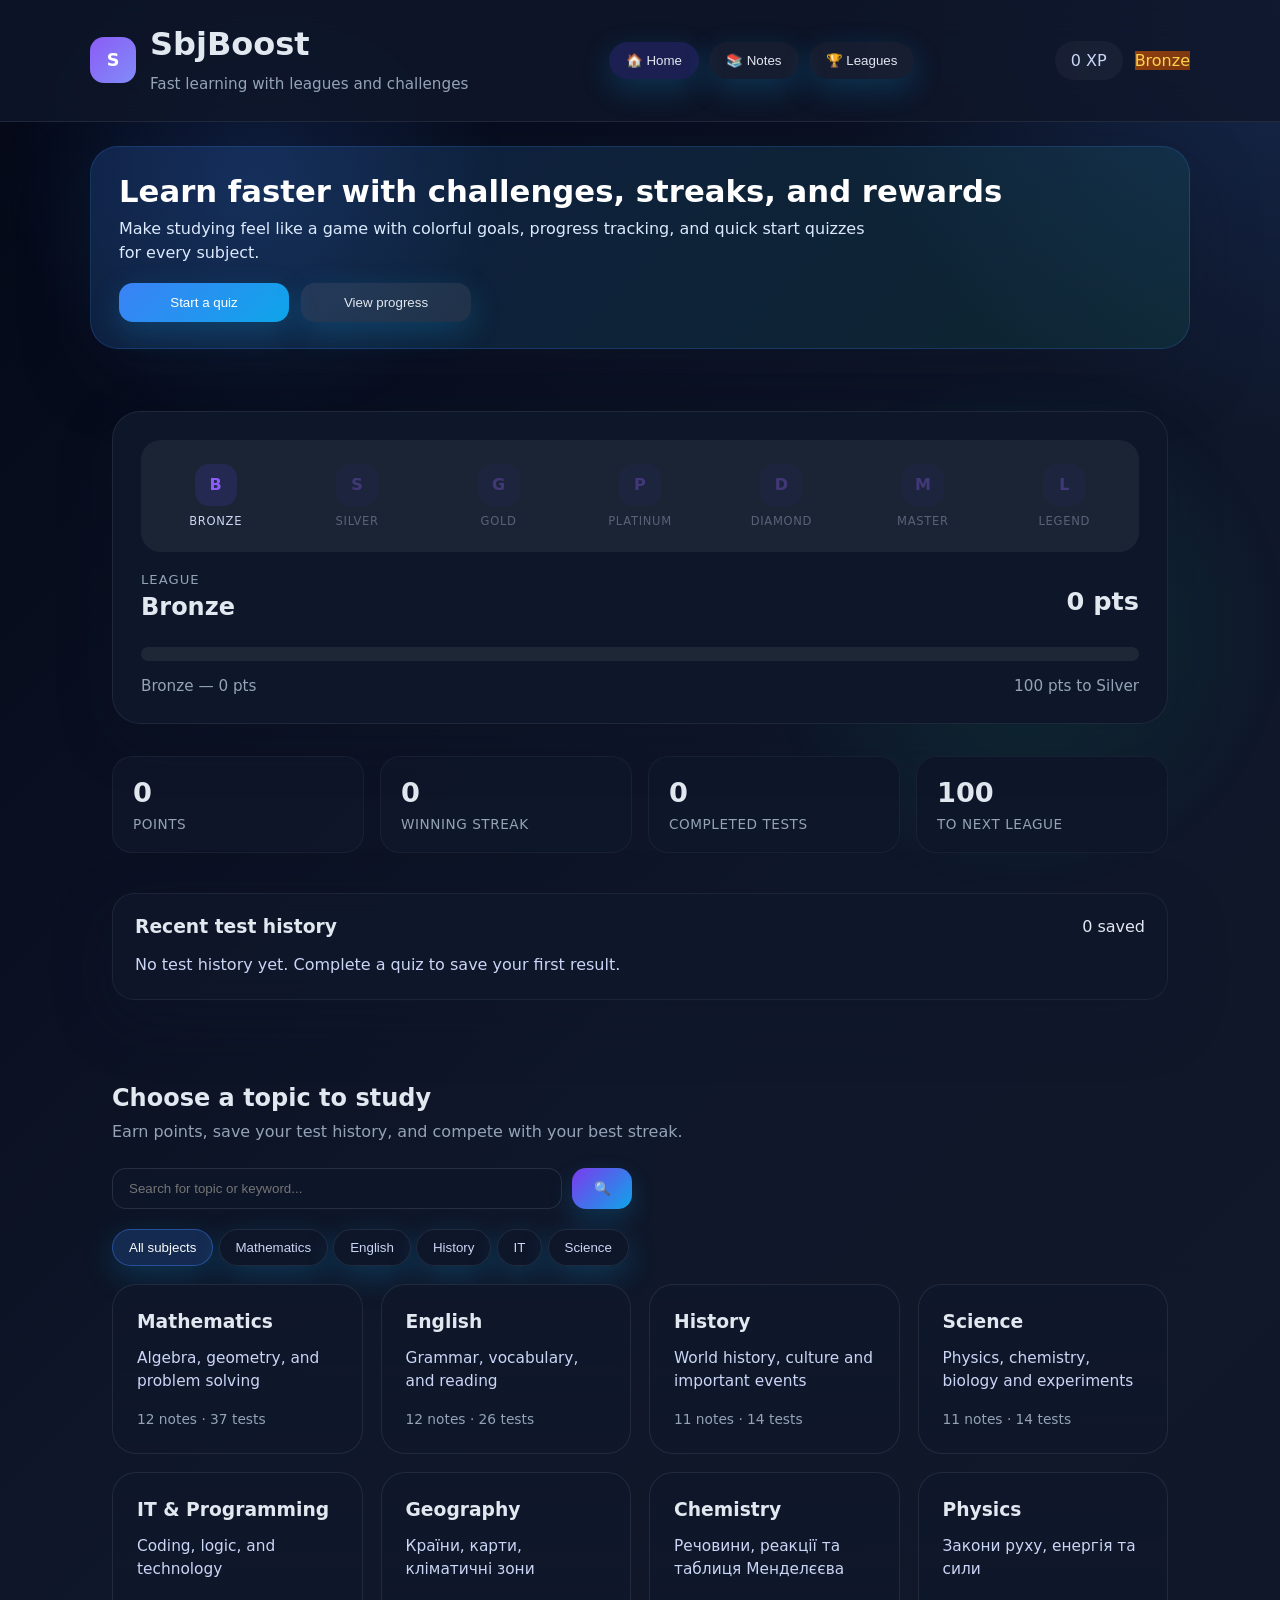
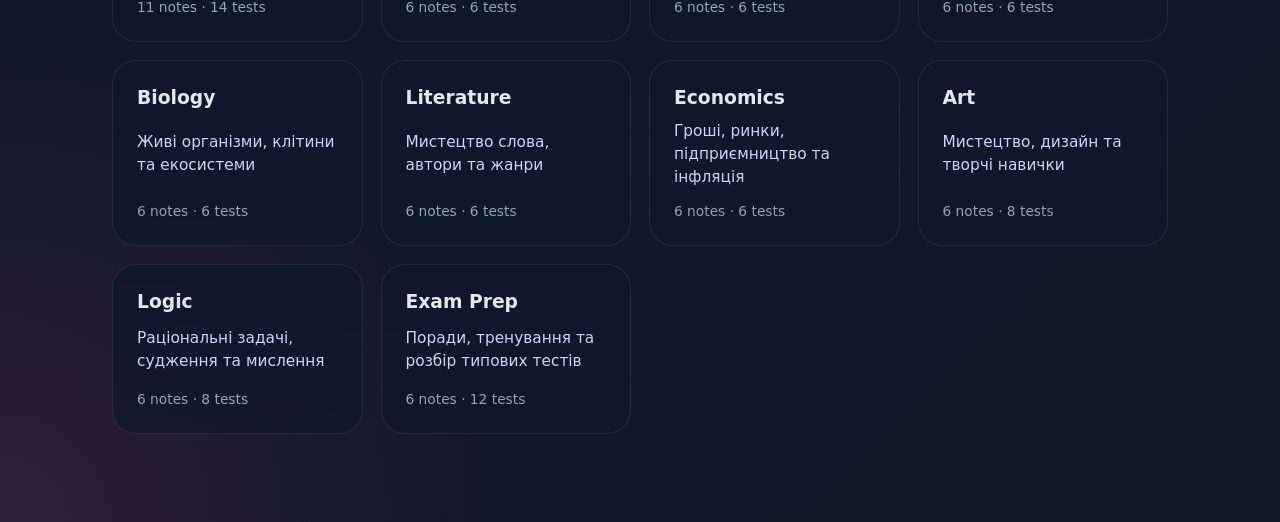
<file: index.html>
<!DOCTYPE html>
<html lang="en">
<head>
  <meta charset="UTF-8" />
  <meta name="viewport" content="width=device-width, initial-scale=1.0"/>
  <meta http-equiv="Cache-Control" content="no-cache, no-store, must-revalidate" />
  <meta http-equiv="Pragma" content="no-cache" />
  <meta http-equiv="Expires" content="0" />
  <title>SbjBoost</title>

  <!-- Styles -->
  <link rel="stylesheet" href="./styles/base.css?v=5" />
  <link rel="stylesheet" href="./styles/layout.css?v=5" />
  <link rel="stylesheet" href="./styles/components.css?v=5" />
  <link rel="stylesheet" href="./styles/leagues.css?v=5" />
  <style>
    .hero-banner {
      max-width: 1100px;
      margin: 0 auto 26px;
      padding: 26px 28px;
      border-radius: 28px;
      background: linear-gradient(135deg, rgba(59, 130, 246, 0.18), rgba(16, 185, 129, 0.10));
      border: 1px solid rgba(59, 130, 246, 0.22);
      box-shadow: 0 24px 70px rgba(15, 23, 42, 0.25);
      display: grid;
      gap: 18px;
    }

    .hero-banner h2 {
      margin-bottom: 8px;
      color: white;
      font-size: clamp(1.8rem, 2.4vw, 2.6rem);
    }

    .hero-banner p {
      color: #dbeafe;
      font-size: 1rem;
      max-width: 760px;
    }

    .hero-actions {
      display: flex;
      gap: 12px;
      flex-wrap: wrap;
    }

    .hero-actions button {
      min-width: 170px;
    }
  </style>
</head>

<body>

  <!-- 🔝 Navbar -->
  <header id="navbar">
    <div class="navbar-inner">
      <div class="brand-block">
        <div class="brand-mark">S</div>
        <div>
          <h1>SbjBoost</h1>
          <p class="nav-subtitle">Fast learning with leagues and challenges</p>
        </div>
      </div>

      <nav class="nav-links">
        <button id="nav-topics" class="nav-item active">🏠 Home</button>
        <button id="nav-notes" class="nav-item">📚 Notes</button>
        <button id="nav-leagues" class="nav-item">🏆 Leagues</button>
      </nav>

      <div class="nav-status">
        <div id="nav-xp" class="nav-stat">0 XP</div>
        <div id="nav-league" class="league-badge bronze">Bronze</div>
      </div>
    </div>
  </header>

  <section id="home-section">
    <div class="hero-banner">
      <div>
        <h2>Learn faster with challenges, streaks, and rewards</h2>
        <p>Make studying feel like a game with colorful goals, progress tracking, and quick start quizzes for every subject.</p>
      </div>
      <div class="hero-actions">
        <button onclick="document.getElementById('topics-section').scrollIntoView({behavior:'smooth'})">Start a quiz</button>
        <button class="secondary-button" onclick="document.getElementById('progress-section').scrollIntoView({behavior:'smooth'})">View progress</button>
      </div>
    </div>

    <!-- 📊 Progress / League -->
    <section id="progress-section">
      <div id="progress-container"></div>
    </section>

    <!-- 📚 Topics -->
    <section id="topics-section">
      <div class="section-header">
        <div>
          <h2>Choose a topic to study</h2>
          <p>Earn points, save your test history, and compete with your best streak.</p>
        </div>
      </div>

      <div class="topics-controls">
        <div class="search-wrapper">
          <input id="topic-search" type="search" placeholder="Search for topic or keyword..." />
          <button id="topic-search-button">🔍</button>
        </div>
        <div class="topics-filter">
          <button class="filter-pill active" data-filter="">All subjects</button>
          <button class="filter-pill" data-filter="math">Mathematics</button>
          <button class="filter-pill" data-filter="english">English</button>
          <button class="filter-pill" data-filter="history">History</button>
          <button class="filter-pill" data-filter="it">IT</button>
          <button class="filter-pill" data-filter="science">Science</button>
        </div>
      </div>

      <div id="topics-container"></div>
    </section>
  </section>

  <!-- 🏅 Ліга -->
  <section id="league-section" class="hidden">
    <div class="section-header">
      <div>
        <h2>Leagues</h2>
        <p>Check your progress and achievements at each level.</p>
      </div>
    </div>
    <div id="league-container"></div>
  </section>

  <!-- 📖 Notes -->
  <section id="notes-section" class="hidden">
    <h2>Study Notes</h2>
    <div id="notes-container"></div>
  </section>

  <!-- 🧠 Tests -->
  <section id="tests-section" class="hidden">
    <h2>Test Yourself</h2>
    <div id="tests-container"></div>
  </section>

  <!-- 🤖 Bot -->
  <section id="bot-section" class="hidden">
    <h2>AI Opponent</h2>
    <div id="bot-container"></div>
  </section>

  <!-- 📢 Modal -->
  <div id="modal-root"></div>

  <!-- Scripts -->
  <script type="module" src="./sbjboost/app.js?v=5"></script>

</body>
</html>
</file>
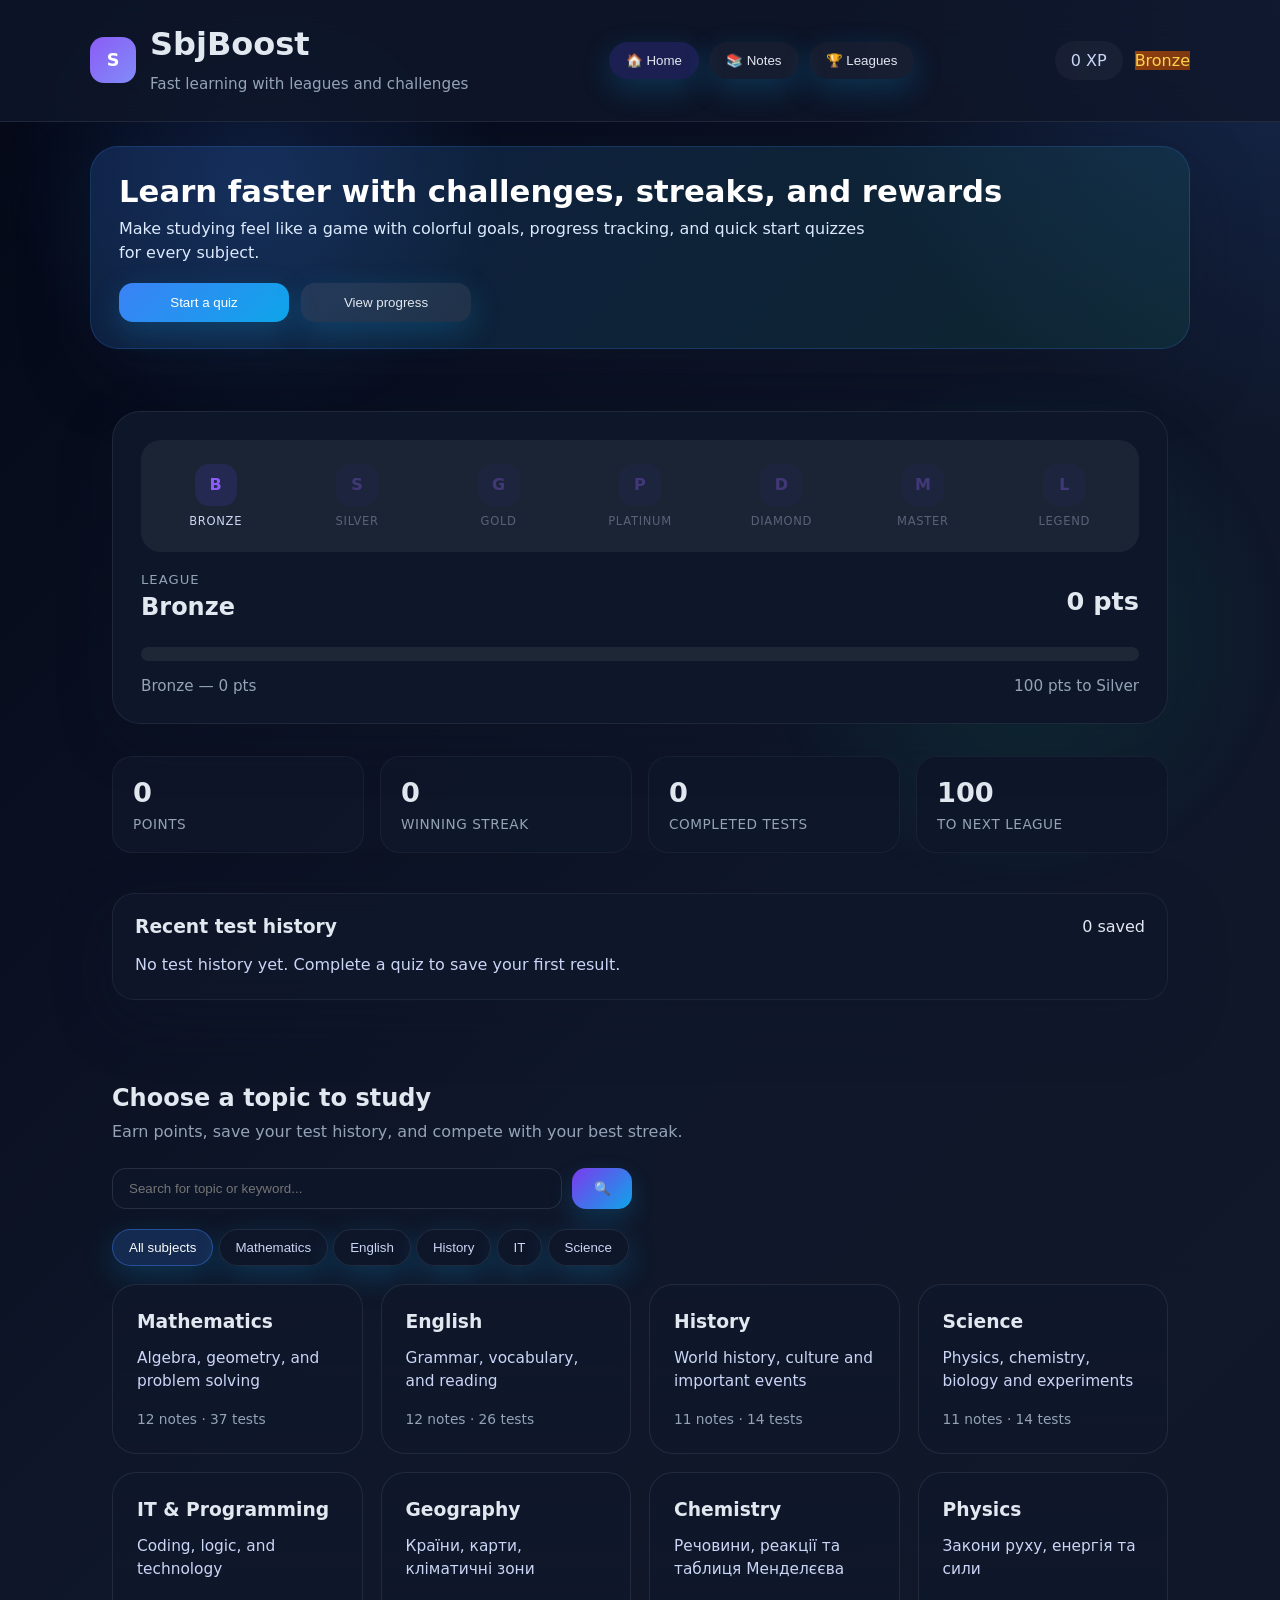
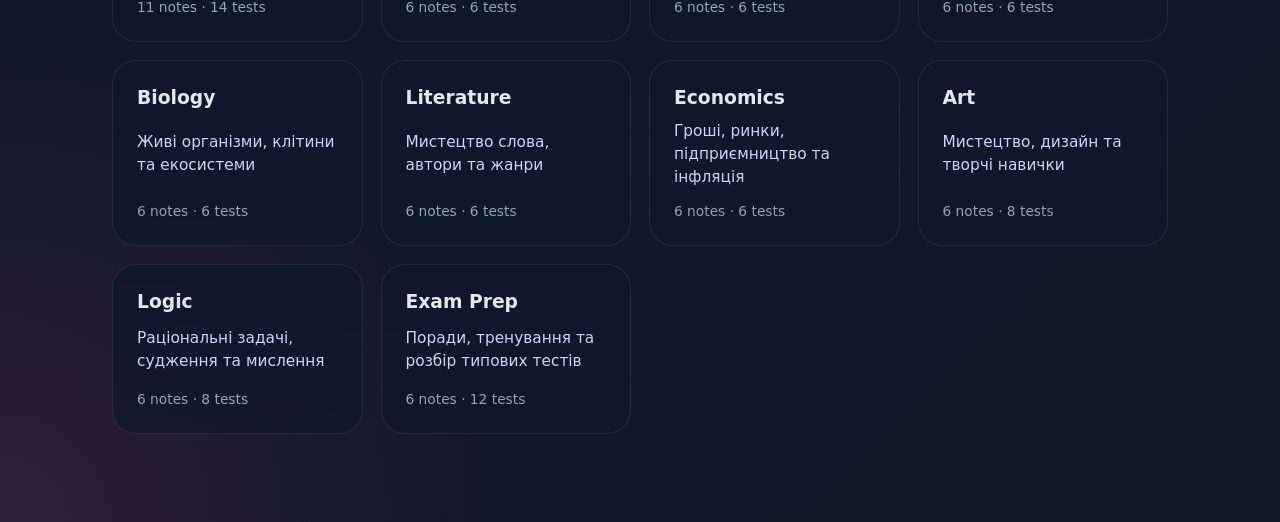
<file: sbjboost/index.html>
<!DOCTYPE html>
<html lang="en">
<head>
  <meta charset="UTF-8" />
  <meta name="viewport" content="width=device-width, initial-scale=1.0"/>
  <meta http-equiv="Cache-Control" content="no-cache, no-store, must-revalidate" />
  <meta http-equiv="Pragma" content="no-cache" />
  <meta http-equiv="Expires" content="0" />
  <title>SbjBoost</title>

  <!-- Styles -->
  <link rel="stylesheet" href="../styles/base.css?v=5" />
  <link rel="stylesheet" href="../styles/layout.css?v=5" />
  <link rel="stylesheet" href="../styles/components.css?v=5" />
  <link rel="stylesheet" href="../styles/leagues.css?v=5" />
  <style>
    .hero-banner {
      max-width: 1100px;
      margin: 0 auto 26px;
      padding: 26px 28px;
      border-radius: 28px;
      background: linear-gradient(135deg, rgba(59, 130, 246, 0.18), rgba(16, 185, 129, 0.10));
      border: 1px solid rgba(59, 130, 246, 0.22);
      box-shadow: 0 24px 70px rgba(15, 23, 42, 0.25);
      display: grid;
      gap: 18px;
    }

    .hero-banner h2 {
      margin-bottom: 8px;
      color: white;
      font-size: clamp(1.8rem, 2.4vw, 2.6rem);
    }

    .hero-banner p {
      color: #dbeafe;
      font-size: 1rem;
      max-width: 760px;
    }

    .hero-actions {
      display: flex;
      gap: 12px;
      flex-wrap: wrap;
    }

    .hero-actions button {
      min-width: 170px;
    }
  </style>
</head>

<body>

  <!-- 🔝 Navbar -->
  <header id="navbar">
    <div class="navbar-inner">
      <div class="brand-block">
        <div class="brand-mark">S</div>
        <div>
          <h1>SbjBoost</h1>
          <p class="nav-subtitle">Fast learning with leagues and challenges</p>
        </div>
      </div>

      <nav class="nav-links">
        <button id="nav-topics" class="nav-item active">🏠 Home</button>
        <button id="nav-notes" class="nav-item">📚 Notes</button>
        <button id="nav-leagues" class="nav-item">🏆 Leagues</button>
      </nav>

      <div class="nav-status">
        <div id="nav-xp" class="nav-stat">0 XP</div>
        <div id="nav-league" class="league-badge bronze">Bronze</div>
      </div>
    </div>
  </header>

  <section id="home-section">
    <div class="hero-banner">
      <div>
        <h2>Learn faster with challenges, streaks, and rewards</h2>
        <p>Make studying feel like a game with colorful goals, progress tracking, and quick start quizzes for every subject.</p>
      </div>
      <div class="hero-actions">
        <button onclick="document.getElementById('topics-section').scrollIntoView({behavior:'smooth'})">Start a quiz</button>
        <button class="secondary-button" onclick="document.getElementById('progress-section').scrollIntoView({behavior:'smooth'})">View progress</button>
      </div>
    </div>

    <!-- 📊 Progress / League -->
    <section id="progress-section">
      <div id="progress-container"></div>
    </section>

    <!-- 📚 Topics -->
    <section id="topics-section">
      <div class="section-header">
        <div>
          <h2>Choose a topic to study</h2>
          <p>Earn points, save your test history, and compete with your best streak.</p>
        </div>
      </div>

      <div class="topics-controls">
        <div class="search-wrapper">
          <input id="topic-search" type="search" placeholder="Search for topic or keyword..." />
          <button id="topic-search-button">🔍</button>
        </div>
        <div class="topics-filter">
          <button class="filter-pill active" data-filter="">All subjects</button>
          <button class="filter-pill" data-filter="math">Mathematics</button>
          <button class="filter-pill" data-filter="english">English</button>
          <button class="filter-pill" data-filter="history">History</button>
          <button class="filter-pill" data-filter="it">IT</button>
          <button class="filter-pill" data-filter="science">Science</button>
        </div>
      </div>

      <div id="topics-container"></div>
    </section>
  </section>

  <!-- 🏅 Ліга -->
  <section id="league-section" class="hidden">
    <div class="section-header">
      <div>
        <h2>Leagues</h2>
        <p>Check your progress and achievements at each level.</p>
      </div>
    </div>
    <div id="league-container"></div>
  </section>

  <!-- 📖 Notes -->
  <section id="notes-section" class="hidden">
    <h2>Study Notes</h2>
    <div id="notes-container"></div>
  </section>

  <!-- 🧠 Tests -->
  <section id="tests-section" class="hidden">
    <h2>Test Yourself</h2>
    <div id="tests-container"></div>
  </section>

  <!-- 🤖 Bot -->
  <section id="bot-section" class="hidden">
    <h2>AI Opponent</h2>
    <div id="bot-container"></div>
  </section>

  <!-- 📢 Modal -->
  <div id="modal-root"></div>

  <!-- Scripts -->
  <script type="module" src="app.js?v=5"></script>

</body>
</html>
</file>
<file: styles/base.css>
/* 🔄 Reset */
* {
  margin: 0;
  padding: 0;
  box-sizing: border-box;
}

/* 🌐 Base */
body {
  font-family: Inter, system-ui, -apple-system, BlinkMacSystemFont, "Segoe UI", sans-serif;
  background: radial-gradient(circle at top right, rgba(59, 130, 246, 0.18), transparent 18%),
              radial-gradient(circle at bottom left, rgba(236, 72, 153, 0.14), transparent 20%),
              linear-gradient(135deg, #040817 0%, #0f172a 50%, #111827 100%);
  color: #e2e8f0;
  min-height: 100vh;
  position: relative;
  overflow-x: hidden;
}

body::before {
  content: "";
  position: fixed;
  inset: 0;
  background: radial-gradient(circle at 20% 20%, rgba(59, 130, 246, 0.16), transparent 20%),
              radial-gradient(circle at 80% 70%, rgba(16, 185, 129, 0.14), transparent 22%);
  pointer-events: none;
  z-index: -1;
}

/* 🧱 Container spacing */
section {
  padding: 24px 22px;
}

/* 📝 Headings */
h1, h2, h3 {
  margin-bottom: 10px;
}

/* 🔤 Text */
p {
  line-height: 1.5;
  color: #cbd5f5;
}

/* 🔘 Buttons */
button {
  border: none;
  outline: none;
  padding: 12px 18px;
  border-radius: 14px;
  background: linear-gradient(135deg, #3b82f6, #0ea5e9);
  color: white;
  cursor: pointer;
  transition: transform 0.2s ease, box-shadow 0.2s ease, background 0.2s ease;
  box-shadow: 0 10px 30px rgba(14, 165, 233, 0.22);
}

button:hover {
  background: linear-gradient(135deg, #0ea5e9, #2563eb);
  transform: translateY(-1px);
}

/* 🧊 Hidden */
.hidden {
  display: none;
}

/* 📦 Basic card */
.card {
  background: rgba(15, 23, 42, 0.90);
  border-radius: 20px;
  padding: 18px;
  margin: 12px 0;
  border: 1px solid rgba(148, 163, 184, 0.12);
  box-shadow: 0 20px 60px rgba(15, 23, 42, 0.32);
  backdrop-filter: blur(10px);
  transition: transform 0.2s ease, box-shadow 0.2s ease;
}

.card:hover {
  transform: translateY(-4px);
  box-shadow: 0 24px 70px rgba(15, 23, 42, 0.38);
}

/* 📏 Flex helper */
.flex {
  display: flex;
  gap: 10px;
}

/* 🎯 Center */
.center {
  display: flex;
  justify-content: center;
  align-items: center;
}

/* 📱 Responsive */
@media (max-width: 600px) {
  section {
    padding: 15px;
  }

  button {
    width: 100%;
  }
}
</file>
<file: styles/layout.css>
/* 🔝 Navbar */
#navbar {
  width: 100%;
  padding: 25px 20px;
  background: rgba(15, 23, 42, 0.82);
  backdrop-filter: blur(18px);
  border-bottom: 1px solid rgba(255,255,255,0.08);
}

.navbar-inner {
  max-width: 1100px;
  margin: 0 auto;
  display: flex;
  align-items: center;
  justify-content: space-between;
  gap: 20px;
  flex-wrap: wrap;
}

.nav-subtitle {
  color: #94a3b8;
  margin-top: 6px;
  font-size: 0.95rem;
}

.nav-actions,
.nav-status {
  display: flex;
  gap: 12px;
  align-items: center;
  flex-wrap: wrap;
}

.nav-button {
  border: 1px solid rgba(148, 163, 184, 0.25);
  background: rgba(31, 41, 55, 0.95);
  color: #e2e8f0;
  padding: 10px 18px;
  border-radius: 999px;
  cursor: pointer;
  transition: transform 0.18s ease, background 0.2s ease;
}

.nav-button:hover {
  background: rgba(59, 130, 246, 0.16);
  transform: translateY(-1px);
}

.nav-stat {
  padding: 10px 15px;
  border-radius: 999px;
  background: rgba(31, 41, 55, 0.95);
}

/* 📊 Progress Section */
#progress-section {
  max-width: 1100px;
  margin: 24px auto;
}

#progress-container {
  display: grid;
  gap: 20px;
}

/* 📚 Topics Section */
#topics-section {
  max-width: 1100px;
  margin: 24px auto 40px;
}

.section-header {
  display: flex;
  justify-content: space-between;
  align-items: flex-start;
  gap: 20px;
  margin-bottom: 24px;
  flex-wrap: wrap;
}

.section-header h2 {
  margin-bottom: 8px;
}

.section-header p {
  color: #94a3b8;
}

  .topics-controls {
    display: flex;
    justify-content: space-between;
    gap: 20px;
    flex-wrap: wrap;
    margin-bottom: 18px;
  }

  .search-wrapper {
    display: flex;
    gap: 10px;
    width: min(100%, 520px);
  }

  .search-wrapper input {
    flex: 1;
    background: rgba(15, 23, 42, 0.95);
    color: #e2e8f0;
    border: 1px solid rgba(148, 163, 184, 0.18);
    border-radius: 14px;
    padding: 12px 16px;
    min-width: 0;
    box-shadow: inset 0 2px 20px rgba(15, 23, 42, 0.25);
  }

  .search-wrapper button {
    min-width: 60px;
    border-radius: 14px;
    background: linear-gradient(135deg, #7c3aed, #0ea5e9);
    color: white;
    box-shadow: 0 10px 25px rgba(14, 165, 233, 0.2);
  }

.filter-pill {
  border: 1px solid rgba(148, 163, 184, 0.14);
  background: rgba(15, 23, 42, 0.88);
  color: #cbd5f5;
}

.filter-pill:hover {
  background: rgba(59, 130, 246, 0.12);
}

.filter-pill.active {
  background: rgba(79, 70, 229, 0.28);
  border-color: rgba(79, 70, 229, 0.55);
}

/* Grid for topics */
#topics-container {
  display: grid;
  grid-template-columns: repeat(auto-fill, minmax(220px, 1fr));
  gap: 18px;
}

@media (max-width: 860px) {
  .navbar-inner,
  .section-header,
  .topics-controls {
    flex-direction: column;
    align-items: stretch;
  }

  .search-wrapper {
    width: 100%;
  }

  .topics-filter {
    justify-content: flex-start;
  }

  #topics-container {
    grid-template-columns: repeat(2, minmax(180px, 1fr));
  }
}

@media (max-width: 720px) {
  .navbar-inner {
    align-items: flex-start;
  }

  .nav-links {
    width: 100%;
    justify-content: space-between;
  }

  .nav-status {
    width: 100%;
    justify-content: flex-start;
  }
}

@media (max-width: 600px) {
  #topics-container {
    grid-template-columns: 1fr;
  }

  .topics-filter {
    justify-content: center;
  }
}

/* 📖 Notes Section */
#notes-section {
  max-width: 900px;
  margin: 20px auto;
}

/* 🧠 Tests Section */
#tests-section {
  max-width: 900px;
  margin: 20px auto;
}

/* 🤖 Bot Section */
#bot-section {
  max-width: 900px;
  margin: 20px auto;
}

/* 📦 General container inside sections */
#notes-container,
#tests-container,
#bot-container {
  display: flex;
  flex-direction: column;
  gap: 15px;
}

/* 🧊 Card hover effect */
.card:hover {
  transform: translateY(-3px);
  transition: 0.2s;
}

/* 📱 Responsive tweaks */
@media (max-width: 600px) {
  #topics-container {
    grid-template-columns: repeat(2, 1fr);
  }
}
</file>
<file: styles/components.css>
/* 🧩 Topic cards */
.topic-card {
  background: linear-gradient(180deg, rgba(15, 23, 42, 0.95), rgba(15, 23, 42, 0.78));
  border-radius: 24px;
  padding: 26px 24px;
  text-align: left;
  cursor: pointer;
  transition: transform 0.24s ease, box-shadow 0.24s ease, border-color 0.24s ease, background 0.24s ease;
  border: 1px solid rgba(148, 163, 184, 0.14);
  min-height: 170px;
  display: flex;
  flex-direction: column;
  justify-content: space-between;
}

.topic-card:hover {
  transform: translateY(-6px);
  border-color: rgba(96, 165, 250, 0.55);
  box-shadow: 0 24px 60px rgba(15, 23, 42, 0.24);
  background: linear-gradient(180deg, rgba(30, 41, 59, 0.98), rgba(15, 23, 42, 0.88));
}

.topic-card h3 {
  margin-bottom: 12px;
}

.topic-card p {
  color: #cbd5f5;
  font-size: 0.96rem;
}

.topic-meta {
  color: #94a3b8;
  margin-top: 14px;
  font-size: 0.86rem;
}

.filter-pill {
  border: 1px solid rgba(148, 163, 184, 0.15);
  background: rgba(15, 23, 42, 0.85);
  color: #cbd5f5;
  padding: 10px 16px;
  border-radius: 999px;
  cursor: pointer;
  transition: transform 0.2s ease, background 0.2s ease, border-color 0.2s ease;
}

.filter-pill:hover {
  background: rgba(59, 130, 246, 0.12);
  transform: translateY(-1px);
}

.filter-pill.active {
  background: rgba(59, 130, 246, 0.20);
  border-color: rgba(59, 130, 246, 0.45);
  color: #f8fafc;
}

/* 📖 Notes card */
.note-card {
  background: rgba(15, 23, 42, 0.95);
  padding: 24px;
  border-radius: 22px;
  line-height: 1.8;
  border: 1px solid rgba(148, 163, 184, 0.12);
  box-shadow: 0 18px 40px rgba(15, 23, 42, 0.18);
}

/* 🎯 Subtopic cards */
.subtopic-card {
  background: linear-gradient(180deg, rgba(15, 23, 42, 0.92), rgba(30, 41, 59, 0.9));
  border-radius: 22px;
  padding: 26px 24px;
  text-align: left;
  border: 1px solid rgba(148, 163, 184, 0.12);
  transition: transform 0.24s ease, box-shadow 0.24s ease, border-color 0.24s ease;
}

.subtopic-card:hover {
  transform: translateY(-3px);
  border-color: rgba(16, 185, 129, 0.45);
  box-shadow: 0 16px 38px rgba(15, 23, 42, 0.18);
}

.subtopic-card h3 {
  margin-bottom: 12px;
  color: #f8fafc;
}

.subtopic-card p {
  color: #cbd5f5;
  font-size: 0.95rem;
  margin-bottom: 16px;
  line-height: 1.5;
}

.subtopic-actions {
  display: flex;
  gap: 12px;
  flex-wrap: wrap;
}

.subtopic-actions button {
  padding: 10px 18px;
  border-radius: 12px;
  border: none;
  cursor: pointer;
  font-size: 0.94rem;
  transition: all 0.2s ease;
}

.subtopic-actions .read-notes-btn {
  background: rgba(59, 130, 246, 0.16);
  color: #bfdbfe;
  border: 1px solid rgba(59, 130, 246, 0.35);
}

.subtopic-actions .read-notes-btn:hover {
  background: rgba(59, 130, 246, 0.28);
}

.subtopic-actions .take-test-btn {
  background: rgba(16, 185, 129, 0.16);
  color: #a7f3d0;
  border: 1px solid rgba(16, 185, 129, 0.35);
}

.subtopic-actions .take-test-btn:hover {
  background: rgba(16, 185, 129, 0.28);
}

/* 📄 Note detail card */
.note-detail-card {
  background: rgba(15, 23, 42, 0.96);
  padding: 34px;
  border-radius: 24px;
  border: 1px solid rgba(148, 163, 184, 0.14);
  max-width: 820px;
  margin: 0 auto;
  box-shadow: 0 20px 60px rgba(15, 23, 42, 0.22);
}

.note-detail-card h2 {
  margin-bottom: 20px;
  color: #f8fafc;
}

.note-detail-card p {
  color: #dbeafe;
  line-height: 1.75;
  font-size: 1.08rem;
  margin-bottom: 24px;
}

.note-actions {
  display: flex;
  gap: 12px;
  justify-content: center;
}

.note-controls {
  display: flex;
  gap: 12px;
  flex-wrap: wrap;
  margin-top: 18px;
}

.secondary-button {
  background: rgba(255, 255, 255, 0.08);
  color: #e2e8f0;
}

/* 🧠 Test question */
.test-card {
  background: rgba(15, 23, 42, 0.96);
  padding: 20px;
  border-radius: 16px;
  border: 1px solid rgba(148, 163, 184, 0.14);
}

.test-options {
  margin-top: 16px;
  display: flex;
  flex-direction: column;
  gap: 12px;
}

.test-option {
  background: rgba(15, 23, 42, 0.9);
  padding: 14px 16px;
  border-radius: 14px;
  cursor: pointer;
  transition: background 0.2s ease, transform 0.2s ease;
  border: 1px solid rgba(148, 163, 184, 0.12);
}

.test-option:hover {
  background: rgba(59, 130, 246, 0.14);
  transform: translateY(-1px);
}

/* ✅ Correct / ❌ Wrong */
.correct {
  background: #16a34a !important;
}

.wrong {
  background: #dc2626 !important;
}

/* 📊 Progress card */
.progress-card {
  padding: 28px;
  border-radius: 28px;
  background: rgba(15, 23, 42, 0.96);
  border: 1px solid rgba(148, 163, 184, 0.12);
  display: grid;
  gap: 20px;
  box-shadow: 0 18px 55px rgba(15, 23, 42, 0.22);
}

.league-track {
  display: grid;
  grid-template-columns: repeat(7, 1fr);
  gap: 12px;
  padding: 14px 10px;
  background: rgba(31, 41, 55, 0.8);
  border-radius: 20px;
}

.league-step {
  display: flex;
  flex-direction: column;
  align-items: center;
  gap: 8px;
  padding: 10px 6px;
  opacity: 0.35;
}

.league-step.active {
  opacity: 1;
}

.league-icon {
  width: 42px;
  height: 42px;
  display: grid;
  place-items: center;
  border-radius: 14px;
  background: rgba(79, 70, 229, 0.16);
  color: #8b5cf6;
  font-weight: bold;
}

.league-label {
  font-size: 0.72rem;
  text-transform: uppercase;
  letter-spacing: 0.06em;
  color: #cbd5f5;
}

.progress-card-body {
  display: grid;
  gap: 16px;
}

.progress-header {
  display: flex;
  justify-content: space-between;
  align-items: center;
  gap: 20px;
}

.progress-title {
  color: #94a3b8;
  text-transform: uppercase;
  letter-spacing: 0.08em;
  font-size: 0.82rem;
  margin-bottom: 6px;
}

.progress-summary {
  font-size: 1.6rem;
  font-weight: 700;
}

.progress-footer {
  display: flex;
  justify-content: space-between;
  color: #94a3b8;
  font-size: 0.95rem;
}

.progress-bar {
  width: 100%;
  height: 14px;
  background: rgba(31, 41, 55, 0.95);
  border-radius: 999px;
  overflow: hidden;
}

.progress-fill {
  height: 100%;
  width: 0%;
  background: linear-gradient(90deg, #8b5cf6, #22d3ee);
  transition: width 0.45s ease;
}

.league-summary {
  display: flex;
  justify-content: space-between;
  align-items: center;
  gap: 20px;
  flex-wrap: wrap;
}

.league-card {
  background: rgba(255, 255, 255, 0.05);
  border: 1px solid rgba(148, 163, 184, 0.08);
  border-radius: 18px;
  padding: 16px;
  display: flex;
  justify-content: space-between;
  align-items: center;
  gap: 12px;
}

.league-card.active {
  background: rgba(79, 70, 229, 0.16);
  border-color: rgba(79, 70, 229, 0.35);
}

.league-title {
  font-weight: 700;
}

.league-points {
  color: #94a3b8;
}

.league-list {
  display: grid;
  gap: 12px;
  margin-top: 18px;
}

.stats-row {
  display: grid;
  grid-template-columns: repeat(4, minmax(0, 1fr));
  gap: 16px;
}

.stat-card {
  background: rgba(15, 23, 42, 0.95);
  border: 1px solid rgba(148, 163, 184, 0.08);
  border-radius: 20px;
  padding: 20px;
  display: grid;
  gap: 8px;
  text-align: left;
}

.stat-value {
  font-size: 1.7rem;
  font-weight: 700;
}

.stat-name {
  color: #94a3b8;
  text-transform: uppercase;
  letter-spacing: 0.04em;
  font-size: 0.85rem;
}

.history-card {
  background: rgba(15, 23, 42, 0.95);
  border: 1px solid rgba(148, 163, 184, 0.1);
  border-radius: 22px;
  padding: 22px;
  margin-top: 20px;
}

.history-card-header {
  display: flex;
  justify-content: space-between;
  align-items: center;
  gap: 12px;
  margin-bottom: 16px;
}

.history-card-header h3 {
  margin: 0;
}

.recent-results {
  display: grid;
  gap: 12px;
}

.recent-test-item {
  display: grid;
  gap: 6px;
  padding: 14px 16px;
  border-radius: 16px;
  background: rgba(15, 23, 42, 0.9);
  border: 1px solid rgba(148, 163, 184, 0.08);
}

.recent-test-item div {
  display: flex;
  justify-content: space-between;
  gap: 10px;
  flex-wrap: wrap;
}

.recent-test-item strong {
  color: #f8fafc;
}

.recent-test-item span {
  color: #94a3b8;
  font-size: 0.92rem;
}

.recent-test-date {
  color: #cbd5f5;
  font-size: 0.85rem;
}

.empty-history {
  margin: 0;
  color: #cbd5f5;
}

.search-fallback {
  padding: 24px;
  border-radius: 22px;
  background: rgba(15, 23, 42, 0.94);
  border: 1px solid rgba(148, 163, 184, 0.15);
}

.search-fallback h3 {
  margin-bottom: 10px;
}

.external-search-links {
  display: flex;
  flex-wrap: wrap;
  gap: 12px;
  margin-top: 16px;
}

.external-search-links a {
  display: inline-block;
  padding: 12px 18px;
  border-radius: 14px;
  background: rgba(79, 70, 229, 0.18);
  color: #e2e8f0;
  text-decoration: none;
}

.external-search-links a:hover {
  background: rgba(79, 70, 229, 0.35);
}

.nav-item {
  border: 1px solid transparent;
  background: rgba(255,255,255,0.04);
  color: #e2e8f0;
  padding: 10px 16px;
  border-radius: 999px;
  cursor: pointer;
  transition: background 0.2s ease, transform 0.18s ease;
}

.nav-item.active,
.nav-item:hover {
  background: rgba(79, 70, 229, 0.22);
}

.brand-block {
  display: flex;
  align-items: center;
  gap: 14px;
}

.brand-mark {
  width: 46px;
  height: 46px;
  border-radius: 14px;
  background: linear-gradient(135deg, #8b5cf6, #818cf8);
  display: grid;
  place-items: center;
  font-weight: 700;
  color: white;
  font-size: 1.1rem;
}

.nav-links {
  display: flex;
  gap: 10px;
  flex-wrap: wrap;
}

.nav-status {
  display: flex;
  gap: 12px;
  align-items: center;
  flex-wrap: wrap;
}

.nav-stat {
  color: #cbd5f5;
  background: rgba(255,255,255,0.04);
  padding: 10px 16px;
  border-radius: 999px;
}

@media (max-width: 900px) {
  .stats-row {
    grid-template-columns: repeat(2, minmax(0, 1fr));
  }
}

@media (max-width: 680px) {
  .league-track {
    grid-template-columns: repeat(2, 1fr);
  }

  .progress-header,
  .progress-footer {
    flex-direction: column;
    align-items: flex-start;
  }
}

/* 🏆 League badge */
.league-badge {
  display: inline-block;
  padding: 5px 10px;
  border-radius: 10px;
  font-size: 14px;
  margin-top: 5px;
}

/* 🤖 Bot card */
.bot-card {
  background: #1e293b;
  padding: 15px;
  border-radius: 12px;
}

/* 📢 Modal */
.modal {
  position: fixed;
  top: 0;
  left: 0;
  width: 100%;
  height: 100%;
  background: rgba(0,0,0,0.6);

  display: flex;
  justify-content: center;
  align-items: center;
}

.modal-content {
  background: #1e293b;
  padding: 20px;
  border-radius: 15px;
  max-width: 400px;
  width: 90%;
  text-align: center;
}
</file>
<file: styles/leagues.css>
/* 🟤 Bronze */
.bronze {
  background: linear-gradient(135deg, #92400e, #78350f);
  color: #fcd34d;
}

/* ⚪ Silver */
.silver {
  background: linear-gradient(135deg, #9ca3af, #6b7280);
  color: #f1f5f9;
}

/* 🟡 Gold */
.gold {
  background: linear-gradient(135deg, #facc15, #ca8a04);
  color: #1e293b;
}

/* 🟣 Platinum */
.platinum {
  background: linear-gradient(135deg, #a78bfa, #7c3aed);
  color: white;
}

/* 🔵 Diamond */
.diamond {
  background: linear-gradient(135deg, #38bdf8, #0ea5e9);
  color: white;
}

/* 🔴 Master */
.master {
  background: linear-gradient(135deg, #f87171, #dc2626);
  color: white;
}

/* 🌟 Legend */
.legend {
  background: linear-gradient(135deg, #facc15, #f97316);
  color: black;
  font-weight: bold;
}

/* 🏆 League glow (для топ рівнів) */
.diamond,
.master,
.legend {
  box-shadow: 0 0 10px rgba(255,255,255,0.2);
}
</file>
